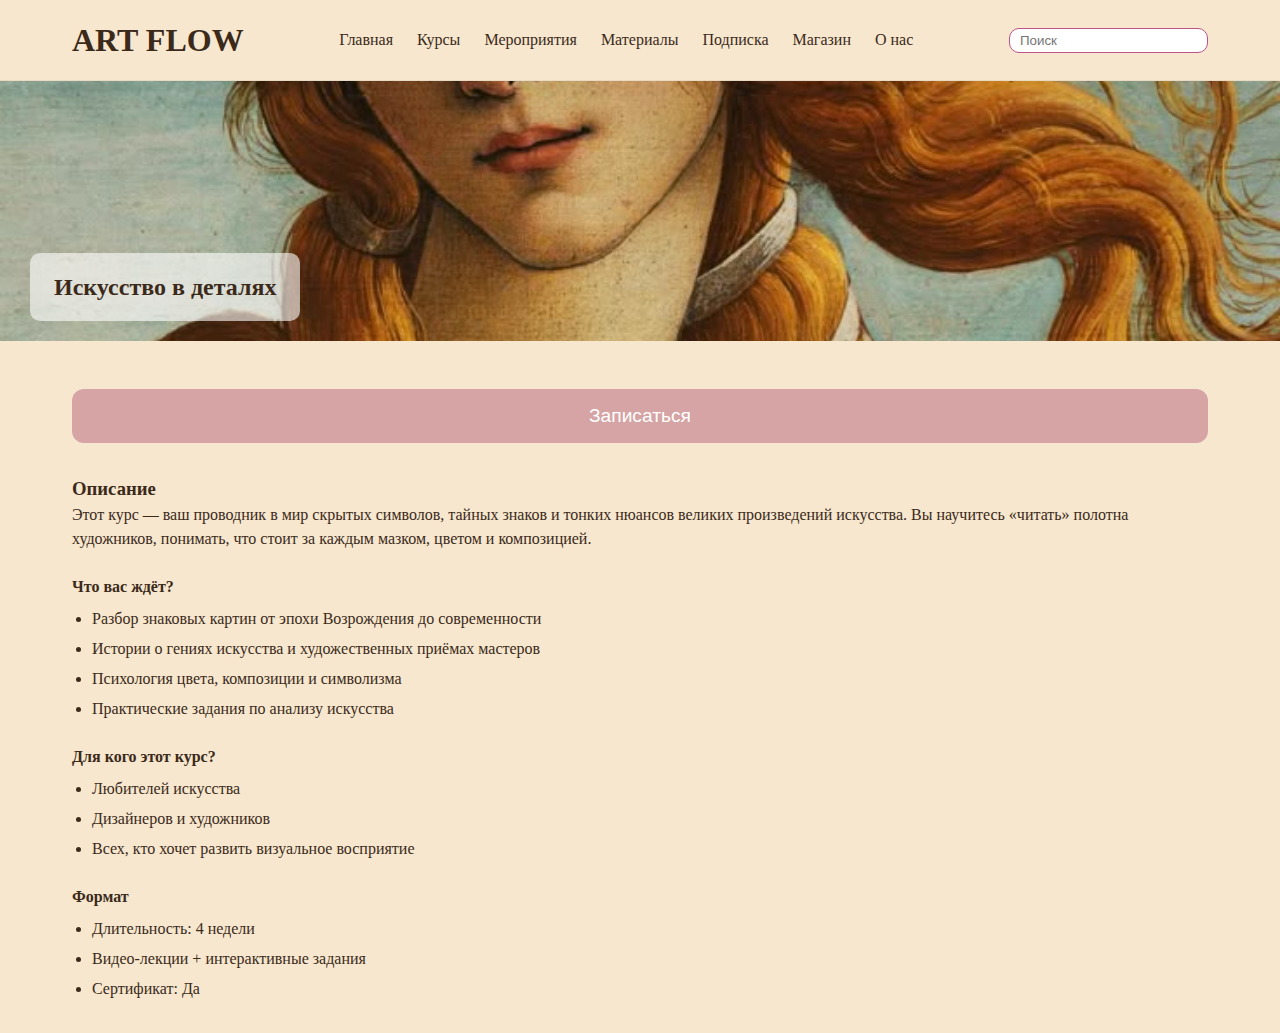
<file: course.html>
<!DOCTYPE html>
<html lang="ru">
<head>
  <meta charset="UTF-8">
  <meta name="viewport" content="width=device-width, initial-scale=1.0">
  <title>Искусство в деталях — ART FLOW</title>
  <link rel="stylesheet" href="style.css">
</head>

<body>

<header class="header">
  <div class="container header__inner">
    <h1 class="logo">ART FLOW</h1>

    <nav class="nav">
      <ul class="nav__list">
        <li><a href="index.html">Главная</a></li>
        <li><a href="courses.html">Курсы</a></li>
        <li><a href="#">Мероприятия</a></li>
        <li><a href="#">Материалы</a></li>
        <li><a href="#">Подписка</a></li>
        <li><a href="#">Магазин</a></li>
        <li><a href="#">О нас</a></li>
      </ul>
    </nav>

    <div class="header__icons">
      <input type="text" class="search" placeholder="Поиск" />
      <span class="icon user"></span>
      <span class="icon cart"></span>
    </div>
  </div>
</header>

<main class="course-page">

  <section class="course-hero" style="background-image:url('img/venus.jpg')">
    <div class="course-hero__overlay">
      <h2>Искусство в деталях</h2>
    </div>
  </section>

  <section class="course-info container">

    <button class="btn btn--full">Записаться</button>

    <h3>Описание</h3>

    <p>
      Этот курс — ваш проводник в мир скрытых символов, тайных знаков и тонких нюансов великих произведений искусства. 
      Вы научитесь «читать» полотна художников, понимать, что стоит за каждым мазком, цветом и композицией.
    </p>

    <h4>Что вас ждёт?</h4>
    <ul>
      <li>Разбор знаковых картин от эпохи Возрождения до современности</li>
      <li>Истории о гениях искусства и художественных приёмах мастеров</li>
      <li>Психология цвета, композиции и символизма</li>
      <li>Практические задания по анализу искусства</li>
    </ul>

    <h4>Для кого этот курс?</h4>
    <ul>
      <li>Любителей искусства</li>
      <li>Дизайнеров и художников</li>
      <li>Всех, кто хочет развить визуальное восприятие</li>
    </ul>

    <h4>Формат</h4>
    <ul>
      <li>Длительность: 4 недели</li>
      <li>Видео-лекции + интерактивные задания</li>
      <li>Сертификат: Да</li>
    </ul>

  </section>

</main>
<!-- перед закрывающим </body> -->
<script type="module" src="js/course.js"></script>
</body>
</html>
</file>
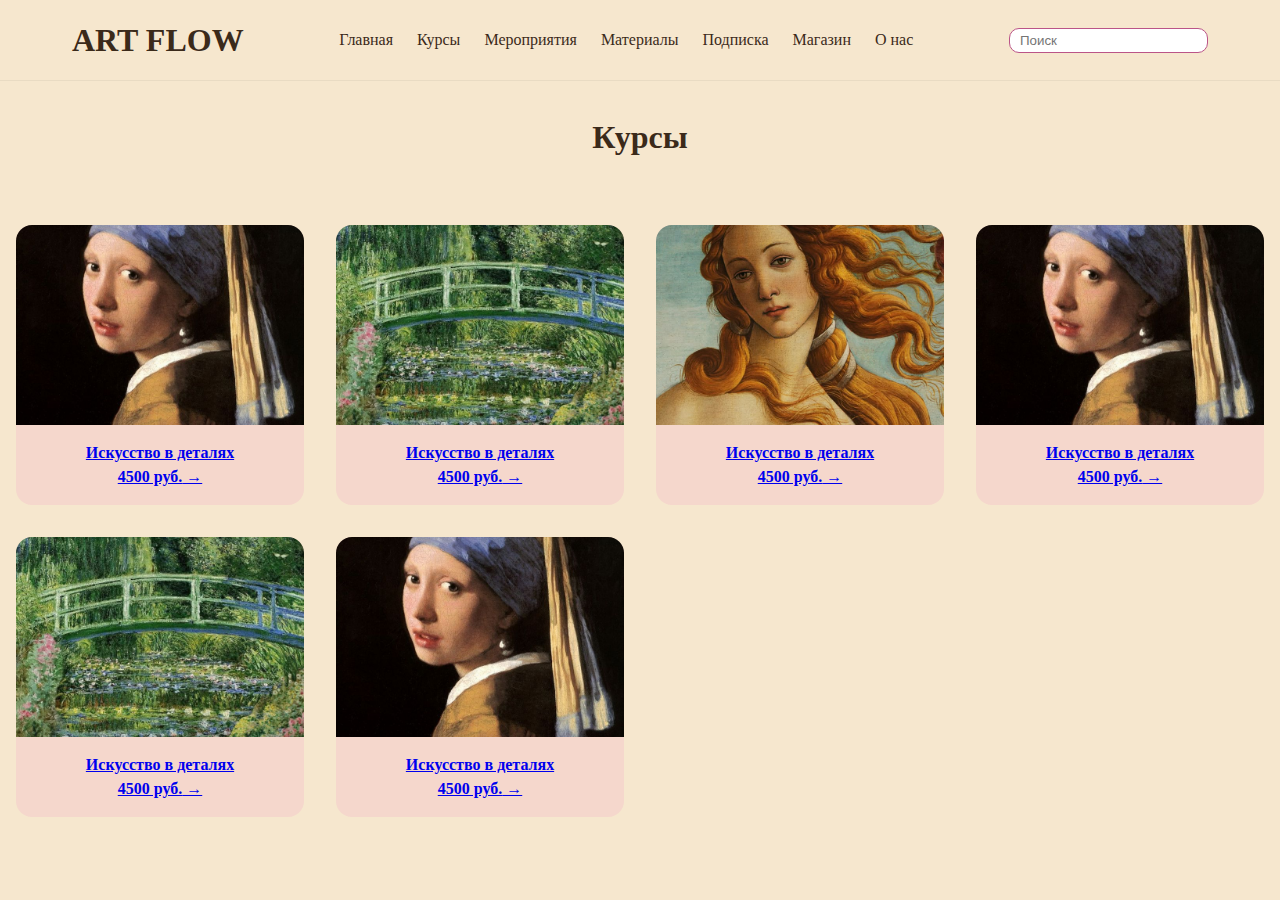
<file: courses.html>
<!DOCTYPE html>
<html lang="ru">
<head>
  <meta charset="UTF-8" />
  <meta name="viewport" content="width=device-width, initial-scale=1.0" />
  <title>Курсы — ART FLOW</title>
  <link rel="stylesheet" href="style.css" />
</head>

<body>
  <header class="header">
    <div class="container header__inner">
      <h1 class="logo">ART FLOW</h1>

      <nav class="nav">
        <ul class="nav__list">
          <li><a href="index.html">Главная</a></li>
          <li><a href="courses.html" class="active">Курсы</a></li>
          <li><a href="#">Мероприятия</a></li>
          <li><a href="#">Материалы</a></li>
          <li><a href="#">Подписка</a></li>
          <li><a href="#">Магазин</a></li>
          <li><a href="#">О нас</a></li>
        </ul>
      </nav>

      <div class="header__icons">
        <input type="text" class="search" placeholder="Поиск" />
        <span class="icon user"></span>
        <span class="icon cart"></span>
      </div>
    </div>
  </header>

  <main class="courses-page">
    <h2 class="courses-page__title">Курсы</h2>

    <section class="courses">
      <div class="courses__grid">
        
        <!-- Карточка -->
        <a href="course.html" class="course-card">
          <img src="img/girl-with-pearl.jpg" alt="" />
          <div class="course-card__info">
            <h4>Искусство в деталях</h4>
            <p><strong>4500 руб.</strong> →</p>
          </div>
        </a>

        <a href="course.html" class="course-card">
          <img src="img/monet-bridge.jpg" alt="" />
          <div class="course-card__info">
            <h4>Искусство в деталях</h4>
            <p><strong>4500 руб.</strong> →</p>
          </div>
        </a>

        <a href="course.html" class="course-card">
          <img src="img/venus.jpg" alt="" />
          <div class="course-card__info">
            <h4>Искусство в деталях</h4>
            <p><strong>4500 руб.</strong> →</p>
          </div>
        </a>

        <!-- Повтор для сетки -->
        <a href="course.html" class="course-card">
          <img src="img/girl-with-pearl.jpg" alt="" />
          <div class="course-card__info">
            <h4>Искусство в деталях</h4>
            <p><strong>4500 руб.</strong> →</p>
          </div>
        </a>

        <a href="course.html" class="course-card">
          <img src="img/monet-bridge.jpg" alt="" />
          <div class="course-card__info">
            <h4>Искусство в деталях</h4>
            <p><strong>4500 руб.</strong> →</p>
          </div>
        </a>

        <a href="course.html" class="course-card">
          <img src="img/girl-with-pearl.jpg" alt="" />
          <div class="course-card__info">
            <h4>Искусство в деталях</h4>
            <p><strong>4500 руб.</strong> →</p>
          </div>
        </a>

      </div>
    </section>

  </main>

</body>
</html>
</file>
<file: style.css>
:root {
    --bg-color: #f6e7ce;
    --accent-color: #b26060;
    --text-color: #3b2a1a;
    --btn-bg: #d6a4a4;
    --font-main: "Georgia", serif;
  }
  
  * {
    box-sizing: border-box;
    margin: 0;
    padding: 0;
  }
  
  body {
    background: var(--bg-color);
    color: var(--text-color);
    font-family: var(--font-main);
    line-height: 1.5;
  }
  
  .container {
    max-width: 1200px;
    margin: 0 auto;
    padding: 1rem 2rem;
  }
  
  /* Header */
  .header {
    background: var(--bg-color);
    border-bottom: 1px solid rgba(0,0,0,0.05);
  }
  
  .header__inner {
    display: flex;
    justify-content: space-between;
    align-items: center;
  }
  
  .nav__list {
    display: flex;
    list-style: none;
    gap: 1.5rem;
  }
  
  .nav__list a {
    text-decoration: none;
    color: var(--text-color);
    font-weight: 500;
  }
  
  .search {
    border: 1px solid #b58;
    padding: 4px 10px;
    border-radius: 10px;
  }
  
  /* Hero */
  .hero {
    background-image: url('img/flowers-bg.jpg');
    background-size: cover;
    background-position: center;
    color: var(--accent-color);
    text-align: center;
    padding: 4rem 1rem;
  }
  
  .hero__content {
    background: rgba(255,255,255,0.6);
    display: inline-block;
    padding: 1rem 2rem;
    border-radius: 10px;
  }
  
  .btn {
    background: var(--btn-bg);
    color: white;
    border: none;
    padding: 0.7rem 1.5rem;
    border-radius: 12px;
    margin-top: 1rem;
    cursor: pointer;
    font-size: 1rem;
  }
  
  /* Courses */
  .courses {
    padding: 2rem 1rem 4rem;
    text-align: center;
  }
  
  .courses__grid {
    display: grid;
    gap: 2rem;
    grid-template-columns: repeat(auto-fit, minmax(250px, 1fr));
    margin-top: 2rem;
  }
  
  .course-card {
    background: #f5d7cc;
    border-radius: 16px;
    overflow: hidden;
    transition: transform 0.3s;
  }
  
  .course-card:hover {
    transform: scale(1.02);
  }
  
  .course-card img {
    width: 100%;
    height: 200px; /* можно подправить под макет */
    object-fit: cover; /* магия — подгоняет фото без искажений */
    display: block;
    border-radius: 12px 12px 0 0; /* закруглённые углы сверху */
  }
  
  .course-card__info {
    padding: 1rem;
  }
  
  .highlight {
    font-weight: bold;
    color: var(--accent-color);
  }
  
  /* Адаптив */
  @media (max-width: 768px) {
    .nav__list {
      flex-wrap: wrap;
      gap: 0.5rem;
    }
  }
  /* Courses page */
.courses-page__title {
  text-align: center;
  margin-top: 2rem;
  font-size: 2rem;
}

/* Course page */
.course-hero {
  height: 260px;
  background-size: cover;
  background-position: center;
  position: relative;
}

.course-hero__overlay {
  position: absolute;
  bottom: 20px;
  left: 30px;
  background: rgba(255,255,255,0.6);
  padding: 1rem 1.5rem;
  border-radius: 10px;
}

.btn--full {
  display: block;
  width: 100%;
  padding: 1rem;
  margin: 2rem 0;
  text-align: center;
  font-size: 1.2rem;
}

.course-info h3,
.course-info h4 {
  margin-top: 1.5rem;
}

.course-info ul {
  padding-left: 20px;
  margin: 0.5rem 0 1rem;
}

.course-info li {
  margin-bottom: 6px;
}
</file>
